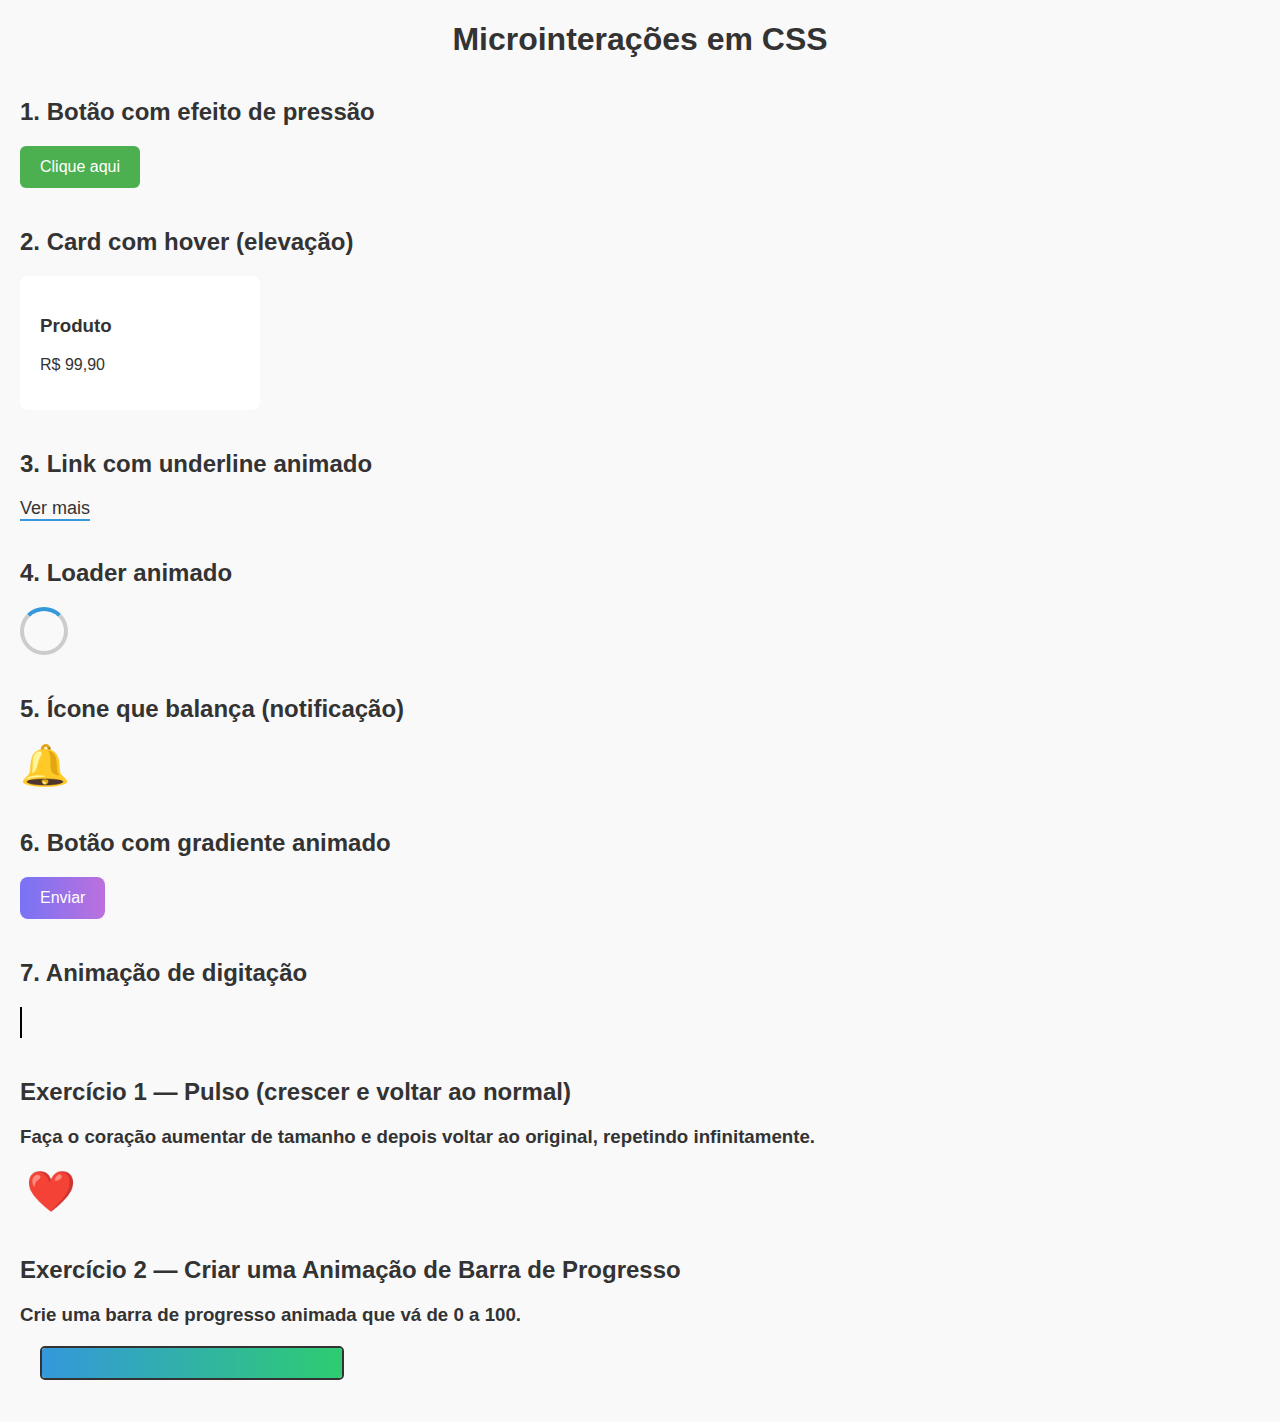
<file: Aula 8 - Microinterações/index.html>
<!DOCTYPE html>
<html lang="pt-BR">
<head>
  <meta charset="UTF-8">
  <meta name="viewport" content="width=device-width, initial-scale=1.0">
  <title>Exemplos de Microinterações</title>
  <link rel="stylesheet" href="style.css">
</head>
<body>
  <h1>Microinterações em CSS</h1>

  <section>
    <h2>1. Botão com efeito de pressão</h2>
    <button class="press-btn">Clique aqui</button>
  </section>

  <section>
    <h2>2. Card com hover (elevação)</h2>
    <div class="card">
      <h3>Produto</h3>
      <p>R$ 99,90</p>
    </div>
  </section>

  <section>
    <h2>3. Link com underline animado</h2>
    <a href="#" class="link">Ver mais</a>
  </section>

  <section>
    <h2>4. Loader animado</h2>
    <div class="loader"></div>
  </section>

  <section>
    <h2>5. Ícone que balança (notificação)</h2>
    <div class="bell">🔔</div>
  </section>

  <section>
    <h2>6. Botão com gradiente animado</h2>
    <button class="gradient-btn">Enviar</button>
  </section>

   <section>
    <h2>7. Animação de digitação</h2>
    <h1 class="typing">Olá, mundo!</h1>
  </section>

  <section>
    <h2> Exercício 1 — Pulso (crescer e voltar ao normal)</h2>
    <h3>Faça o coração aumentar de tamanho e depois voltar ao original, repetindo infinitamente.</h3>
    <button class="like">❤️</button>
  </section>
    <section>
    <h2> Exercício 2 — Criar uma Animação de Barra de Progresso</h2>
    <h3>Crie uma barra de progresso animada que vá de 0 a 100.</h3>
    <div class="progress-container">
      <div class="progress-bar"></div>
    </div>
  </section>
</body>
</html>
</file>
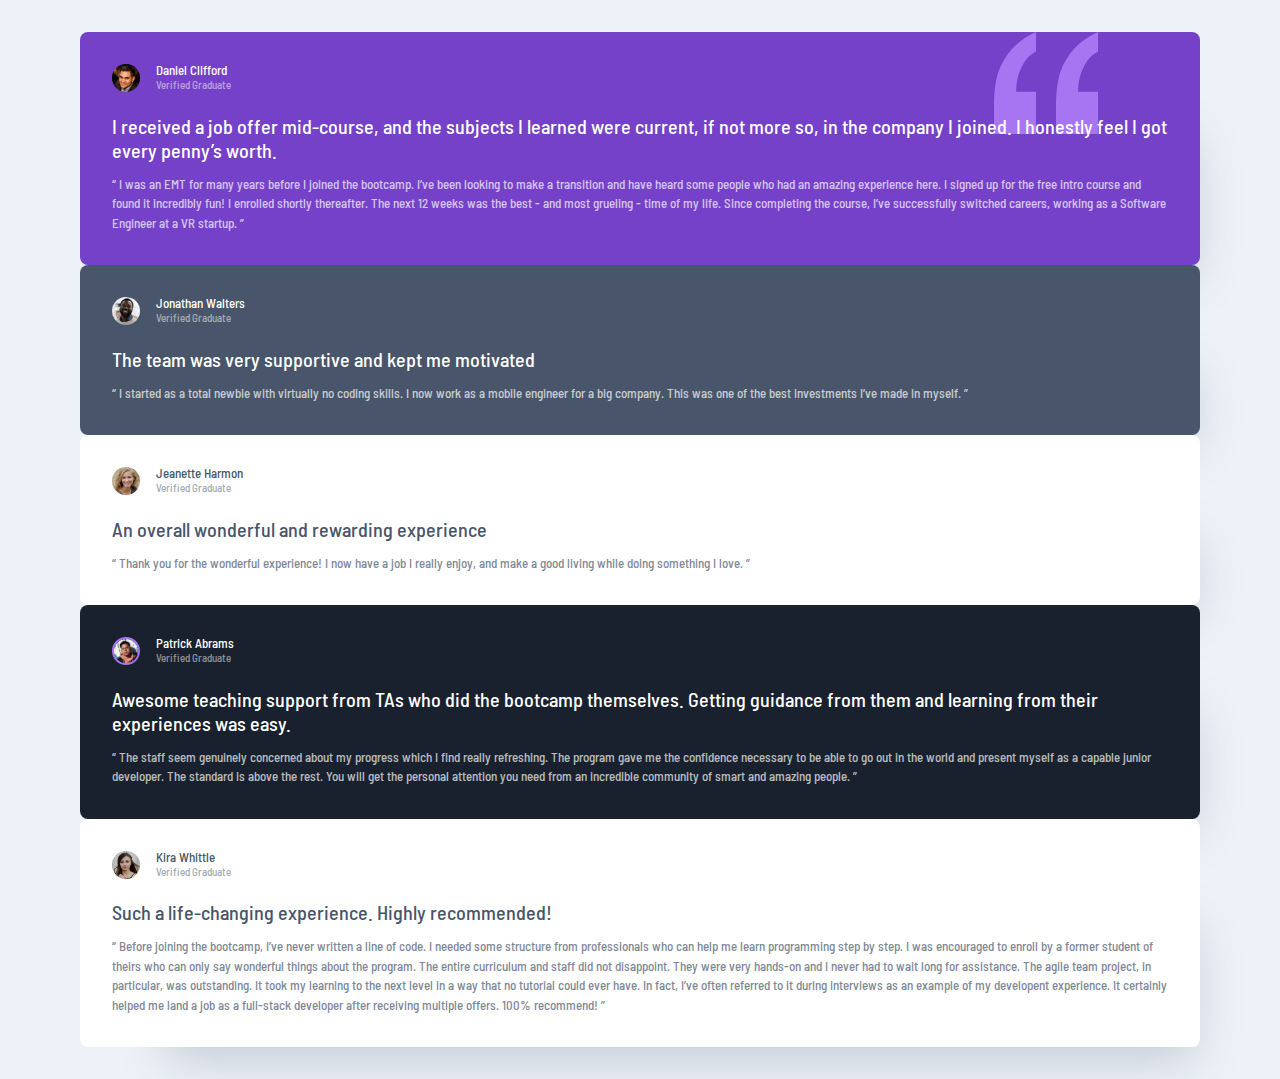
<file: Aula 4 - CSS Grid/Testimonials/index.html>
<!DOCTYPE html>
<html lang="en">

<head>
  <meta charset="UTF-8">
  <meta http-equiv="X-UA-Compatible" content="IE=edge">
  <meta name="viewport" content="width=device-width, initial-scale=1.0">
  <!-- Google font -->
  <link rel="preconnect" href="https://fonts.googleapis.com">
  <link rel="preconnect" href="https://fonts.gstatic.com" crossorigin>
  <link href="https://fonts.googleapis.com/css2?family=Barlow+Semi+Condensed:wght@500;600&display=swap"
    rel="stylesheet">
  <!-- my css -->
  <link rel="stylesheet" href="style.css">
  <title>FEM grid</title>
</head>

<body>
  <main class="testimonial-grid">
    <article class="testimonial flow bg-primary-400 quote text-neutral-100">
      <div class="flex">
        <div>
          <img  src="./images/image-daniel.jpg" alt="daniel clifford">
        </div>
        <div>
          <h2 class="name">Daniel Clifford</h2>
          <p class="position">Verified Graduate</p>
        </div>
      </div>
      <p>
        I received a job offer mid-course, and the subjects I learned were current, if not more so,
        in the company I joined. I honestly feel I got every penny’s worth.
      </p>
      <p>
        “ I was an EMT for many years before I joined the bootcamp. I’ve been looking to make a
        transition and have heard some people who had an amazing experience here. I signed up
        for the free intro course and found it incredibly fun! I enrolled shortly thereafter.
        The next 12 weeks was the best - and most grueling - time of my life. Since completing
        the course, I’ve successfully switched careers, working as a Software Engineer at a VR startup. ”
      </p>
    </article>
    <article class="testimonial flow bg-secondary-400 text-neutral-100">
      <div class="flex">
        <div>
          <img src="./images/image-jonathan.jpg" alt="Jonathan Walters">
        </div>
        <div>
          <h2 class="name">Jonathan Walters</h2>
          <p class="position">Verified Graduate</p>
        </div>
      </div>
      <p>
        The team was very supportive and kept me motivated
      </p>
      <p>
        “ I started as a total newbie with virtually no coding skills. I now work as a mobile engineer
        for a big company. This was one of the best investments I’ve made in myself. ”
      </p>
    </article>
    <article class="testimonial flow bg-neutral-100 text-secondary-400">
      <div class="flex">
        <div>
          <img src="./images/image-jeanette.jpg" alt="Jeanette Harmon">
        </div>
        <div>
          <h2 class="name">Jeanette Harmon</h2>
          <p class="position">Verified Graduate</p>
        </div>
      </div>
      <p>
        An overall wonderful and rewarding experience</p>
      <p>
        “ Thank you for the wonderful experience! I now have a job I really enjoy, and make a good living
        while doing something I love. ”
      </p>
    </article>
    <article class="testimonial flow bg-secondary-500 text-neutral-100">
      <div class="flex">
        <div>
          <img class="border-primary-400" src="./images/image-patrick.jpg" alt="Patrick Abrams">
        </div>
        <div>
          <h2 class="name">Patrick Abrams</h2>
          <p class="position">Verified Graduate</p>
        </div>
      </div>
      <p>
        Awesome teaching support from TAs who did the bootcamp themselves. Getting guidance from them and
        learning from their experiences was easy.
      </p>
      <p>
        “ The staff seem genuinely concerned about my progress which I find really refreshing. The program
        gave me the confidence necessary to be able to go out in the world and present myself as a capable
        junior developer. The standard is above the rest. You will get the personal attention you need from
        an incredible community of smart and amazing people. ”
      </p>
    </article>
    <article class="testimonial flow bg-neutral-100 text-secondary-400">
      <div class="flex">
        <div>
          <img src="./images/image-kira.jpg" alt="Kira Whittle">
        </div>
        <div>
          <h2 class="name">Kira Whittle</h2>
          <p class="position">Verified Graduate</p>
        </div>
      </div>
      <p>
        Such a life-changing experience. Highly recommended!
      </p>
      <p>
        “ Before joining the bootcamp, I’ve never written a line of code. I needed some structure from
        professionals who can help me learn programming step by step. I was encouraged to enroll by a former
        student of theirs who can only say wonderful things about the program. The entire curriculum and staff
        did not disappoint. They were very hands-on and I never had to wait long for assistance. The agile team
        project, in particular, was outstanding. It took my learning to the next level in a way that no tutorial
        could ever have. In fact, I’ve often referred to it during interviews as an example of my developent
        experience. It certainly helped me land a job as a full-stack developer after receiving multiple offers.
        100% recommend! ”
      </p>
    </article>
  </main>




</body>

</html>
</file>
<file: Aula 4 - CSS Grid/Testimonials/style.css>
:root {
  --clr-primary-400: 263 55% 52%;
  --clr-secondary-400: 217 19% 35%;
  --clr-secondary-500: 219 29% 14%;
  --clr-neutral-100: 0 0% 100%;
  --clr-neutral-200: 210 46% 95%;
  --clr-neutral-300: 0 0% 81%;

  --ff-primary: "Barlow Semi Condensed", sans-serif;

  --fw-400: 500;
  --fw-700: 600;

  --fs-300: 0.6875rem;
  --fs-400: 0.8125rem;
  --fs-500: 1.25rem;
}

/* Box sizing rules */
*,
*::before,
*::after {
  box-sizing: border-box;
}

/* Remove default margin */
body,
h1,
h2,
h3,
h4,
p,
figure,
blockquote,
dl,
dd {
  margin: 0;
}

/* Remove list styles on ul, ol elements with a list role, which suggests default styling will be removed */
ul[role="list"],
ol[role="list"] {
  list-style: none;
}

/* Set core root defaults */
html:focus-within {
  scroll-behavior: smooth;
}

/* Set core body defaults */
body {
  min-height: 100vh;
  text-rendering: optimizeSpeed;
  line-height: 1.5;
}

/* A elements that don't have a class get default styles */
a:not([class]) {
  text-decoration-skip-ink: auto;
}

/* Make images easier to work with */
img,
picture {
  max-width: 100%;
  display: block;
}

/* Inherit fonts for inputs and buttons */
input,
button,
textarea,
select {
  font: inherit;
}

/* Remove all animations, transitions and smooth scroll for people that prefer not to see them */
@media (prefers-reduced-motion: reduce) {
  html:focus-within {
    scroll-behavior: auto;
  }

  *,
  *::before,
  *::after {
    animation-duration: 0.01ms !important;
    animation-iteration-count: 1 !important;
    transition-duration: 0.01ms !important;
    scroll-behavior: auto !important;
  }
}

body {
  display: grid;
  place-content: center;
  min-height: 100vh;

  font-family: var(--ff-primary);
  font-weight: var(--fw-400);

  background-color: hsl(var(--clr-neutral-200));
}

h1,
h2,
h3 {
  font-weight: var(--fw-700);
}

/* utilities */
.flex {
  display: flex;
  gap: var(--gap, 1rem);
}

.flow > *:where(:not(:first-child)) {
  margin-top: var(--flow-spacer, 1em);
}

.bg-primary-400 {
  background: hsl(var(--clr-primary-400));
}
.bg-secondary-400 {
  background: hsl(var(--clr-secondary-400));
}
.bg-secondary-500 {
  background: hsl(var(--clr-secondary-500));
}

.bg-neutral-100 {
  background: hsl(var(--clr-neutral-100));
}

.text-neutral-100 {
  color: hsl(var(--clr-neutral-100));
}
.text-secondary-400 {
  color: hsl(var(--clr-secondary-400));
}
.border-primary-400 {
  border: 2px solid #a775f1;
}

/* components */
.testimonial-grid {
  padding-block: 2rem;
  width: min(95%, 70rem);
  margin-inline: auto;
}

.testimonial {
  font-size: var(--fs-400);
  padding: 2rem;
  border-radius: 0.5rem;
  box-shadow: 2.5rem 3.75rem 3rem -3rem hsl(var(--clr-secondary-400) / 0.25);
}


.testimonial.quote {
  background-image: url("./images/bg-pattern-quotation.svg");
  background-repeat: no-repeat;
  background-position: top right 10%;
}

.testimonial img {
  width: 1.75rem;
  aspect-ratio: 1;
  border-radius: 50%;
}

.testimonial .name {
  font-size: var(--fs-400);
  font-weight: var(--fw-400);
  line-height: 1;
}

.testimonial .position {
  font-size: var(--fs-300);
  opacity: 0.5;
}

.testimonial > p:first-of-type {
  font-size: var(--fs-500);
  line-height: 1.2;
}

.testimonial > p:last-of-type {
  opacity: 0.7;
}
</file>
<file: Aula 8 - Microinterações/style.css>
/* Reset básico */
body {
  font-family: Arial, sans-serif;
  margin: 20px;
  background: #f9f9f9;
  color: #333;
}

h1 {
  text-align: center;
  margin-bottom: 40px;
}

section {
  margin-bottom: 40px;
}

/* 1. Botão com efeito de pressão */
.press-btn {
  background: #4CAF50;
  color: white;
  padding: 12px 20px;
  border: none;
  border-radius: 6px;
  font-size: 16px;
}

/* 2. Card com hover */
.card {
  width: 200px;
  padding: 20px;
  border-radius: 8px;
  background: white;
}

/* 3. Link com underline animado */
.link {
  position: relative;
  text-decoration: none;
  color: #333;
  font-size: 18px;
}
.link::after {
  content: "";
  position: absolute;
  left: 0;
  bottom: -3px;
  width: 100%;
  height: 2px;
  background: #3498db;
}

/* 4. Loader animado */
.loader {
  width: 40px;
  height: 40px;
  border: 4px solid #ccc;
  border-top-color: #3498db;
  border-radius: 50%;
}

/* 5. Ícone que balança */
.bell {
  font-size: 40px;
  cursor: pointer;
  display: inline-block;
}

/* 6. Botão com gradiente animado */
.gradient-btn {
  padding: 12px 20px;
  border: none;
  border-radius: 8px;
  color: white;
  font-size: 16px;
  background: linear-gradient(270deg, #ff6ec4, #7873f5);
  background-size: 200% 200%;
  cursor: pointer;
}
@keyframes gradientMove {
  0% { background-position: 0% 50%; }
  50% { background-position: 100% 50%; }
  100% { background-position: 0% 50%; }
}

/* 7. Animação de digitação */
.typing {
  font-family: monospace;
  font-size: 28px;
  border-right: 2px solid black; /* cursor */
  white-space: nowrap; /* impede quebra de linha */
  overflow: hidden; /* esconde o texto que ainda não "saiu" */
  width: 0; /* começa invisível */
  animation: typing 3s steps(12) forwards, blink 0.7s step-end infinite;
}

@keyframes typing {
  from { width: 0; }
  to { width: 12ch; } /* 12 caracteres = "Olá, mundo!" */
}

@keyframes blink {
  50% { border-color: transparent; }
}


/* Exercício 1 */
.like {
  font-size: 40px;
  border: none;
  background: none;
  cursor: pointer;
}

/* Exercício 2 */
.progress-container {
  width: 300px;
  height: 30px;
  border: 2px solid #333;
  border-radius: 5px;
  overflow: hidden;
  margin: 20px;
}

.progress-bar {
  width: 100%;
  height: 100%;
  background: linear-gradient(90deg, #3498db, #2ecc71);
}
</file>
